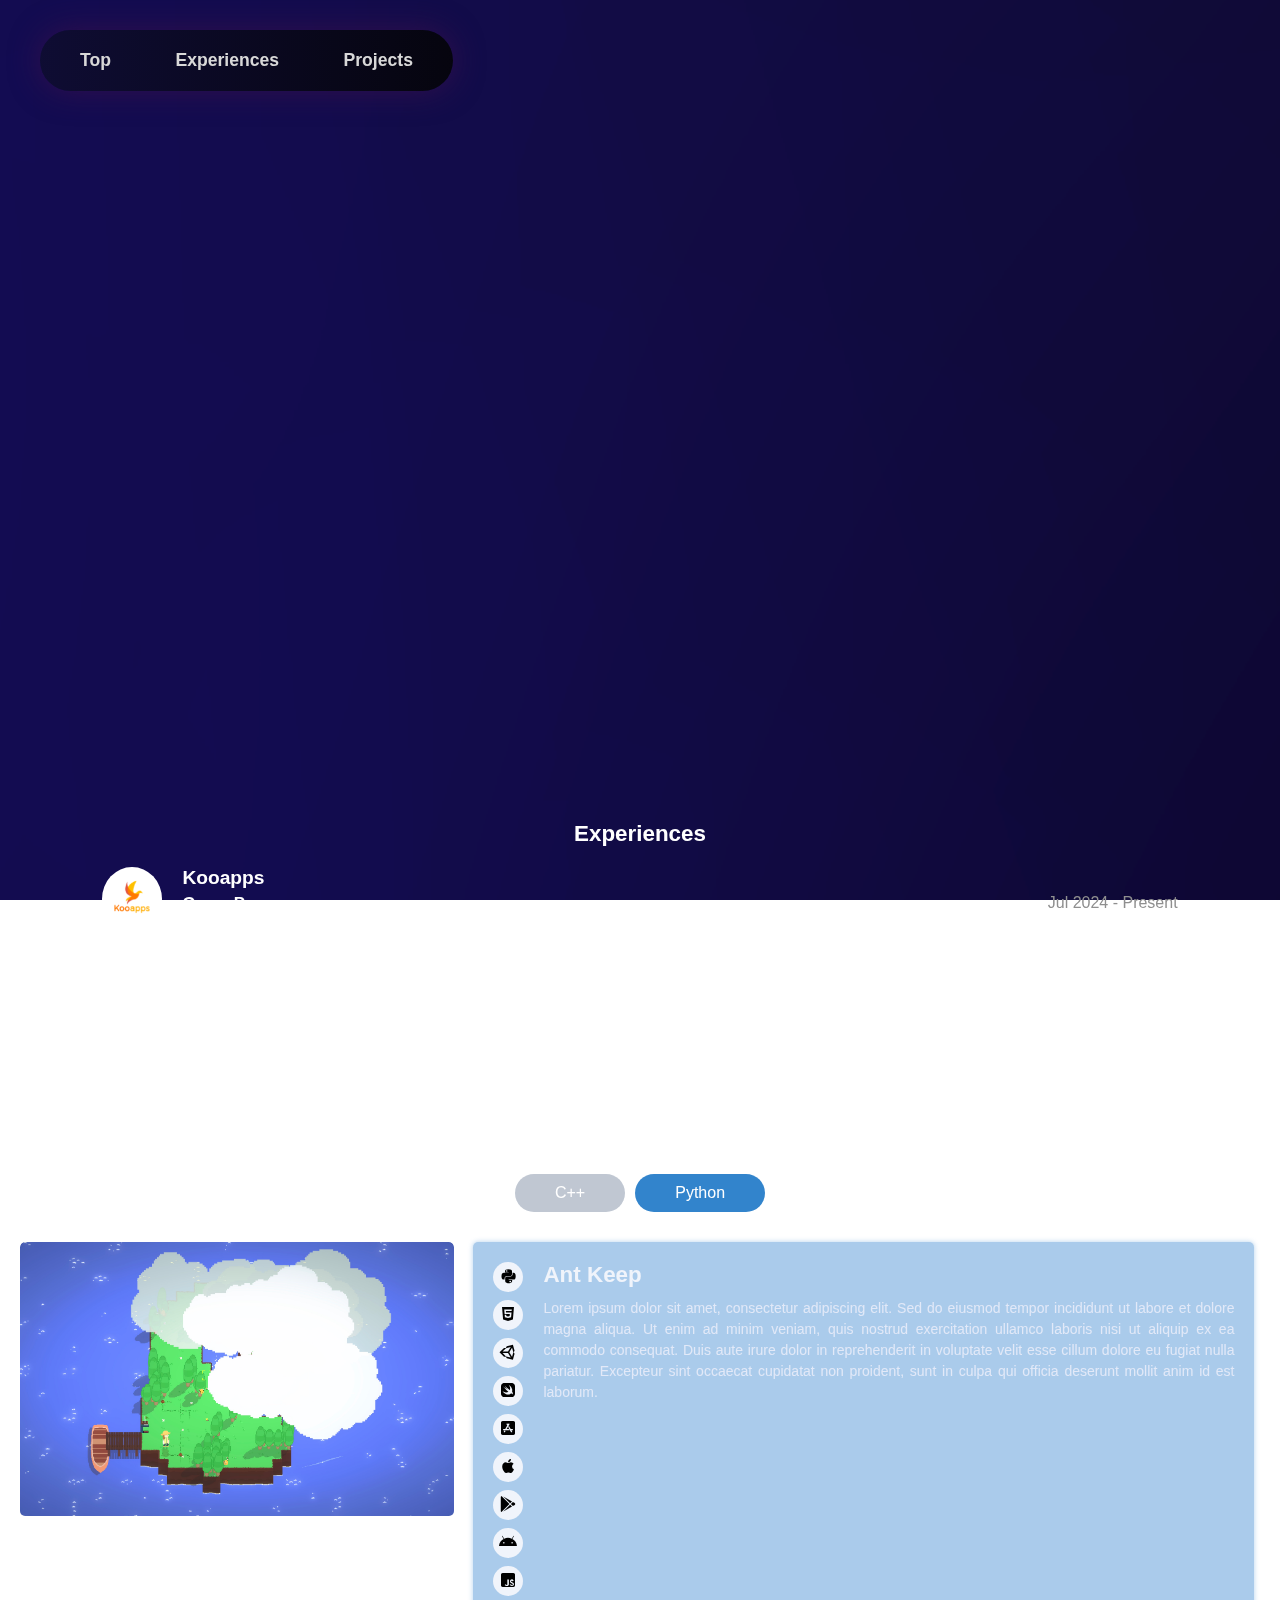
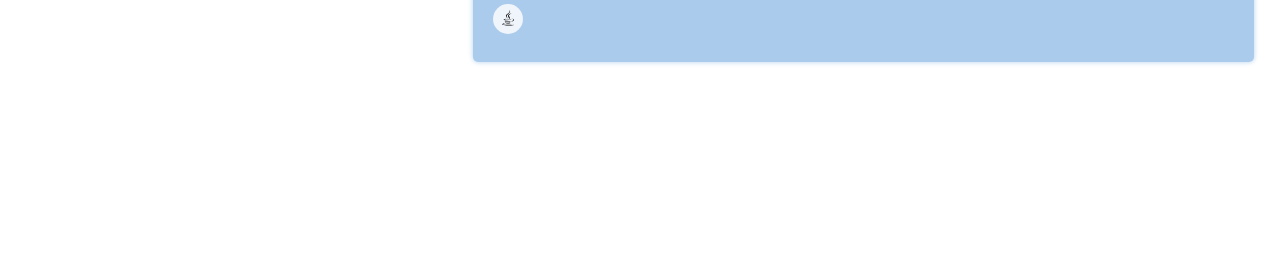
<file: block_out.html>
<!DOCTYPE html>
<html lang="en">
<head>
    <meta charset="UTF-8">
    <meta name="viewport" content="width=device-width, initial-scale=1.0">
    <title>Michael Pan | Game Programmer</title>

    <meta name="theme-color" content="#100D33" media="(prefers-color-scheme: light)">
    <meta name="theme-color" content="#100D33" media="(prefers-color-scheme: dark)">

    <link rel="stylesheet" href="https://cdnjs.cloudflare.com/ajax/libs/font-awesome/5.15.4/css/all.min.css">

    <link rel="stylesheet" href="css/entrance.css">
    <link rel="stylesheet" href="css/navigation-bar.css">
    <link rel="stylesheet" href="css/project-card.css">

    <style>
        * {
            margin: 0;
            padding: 0;
            box-sizing: border-box;
            font-family: Arial, Helvetica, sans-serif;
        }

        section > .title {
            color: white;
            text-align: center;
            margin-bottom: 20px;
            margin-top: 30px;
            font-weight: 900;
            font-size: 1.4em;
        }

        section#experiences {
            padding: 8%;
        }

        section#experiences article .description {
            display: flex;
            align-items: flex-start;
        }

        section#experiences article .description .icon {
            /* display: inline-block; */
            border-radius: 50%;
        }

        section#experiences article .description .icon img {
            /* width: 100%;
            height: 100%; */
            padding: 10px;
            width: 60px;
            height: 60px;
        }

        section#experiences article .description .summary {
            /* display: inline-block; */
            padding-left: 20px;
            color: white;
        }

        section#experiences article .description .summary h4 {
            font-size: 1.2em;
            margin-bottom: 5px;
        }

        section#experiences article .description .summary h5 {
            font-size: 1.05em;
            margin-bottom: 5px;
        }

        section#experiences article .description .summary time {
            float: right;
            color: #8f8f8f;
        }

        section#experiences article .description .summary p {
            text-align: justify;
        }

        #entire-page-background {
            position: fixed;
            height: 100%;
            width: 100%;
            z-index: -999;
            background-image: url("images/background.png");
            background-size: 200%;
            background-position: center;

            /* background-size: cover;
            filter: brightness(0.7); */
            
            background-size: 150%;
            filter: brightness(1);
            animation: backgroundAnimation 2s forwards;
            animation-delay: 0.5s;
        }

        @keyframes backgroundAnimation {
            0% {
                background-size: 150%;
                filter: brightness(1);
            }
            99% {
                background-size: 100%;
                filter: brightness(0.7);
            }
            100% {
                background-size: cover;
                filter: brightness(0.7);
            }
        }
    </style>
</head>
<body>
    <div id="entire-page-background"></div>
    <nav id="navigation">
        <ul>
            <li><a href="#entrance">Top</a></li>
            <li><a href="#experiences">Experiences</a></li>
            <li><a href="#projects">Projects</a></li>
        </ul>
    </nav>

    <section id="entrance">
        <div id="introduction">
            <div id="head-img">
                <img src="/images/head.jpg" alt="">
            </div>
            <h1 id="name">Michael Pan</h1>
            <h3 id="job">Game Programmer</h3>

            <p>
                Lorem ipsum dolor sit amet, consectetur adipiscing elit. 
                Sed do eiusmod tempor incididunt ut labore et dolore magna aliqua. 
                Ut enim ad minim veniam, quis nostrud exercitation ullamco laboris nisi ut aliquip ex ea commodo consequat. 
                Duis aute irure dolor in reprehenderit in voluptate velit esse cillum dolore eu fugiat nulla pariatur. 
                Excepteur sint occaecat cupidatat non proident, sunt in culpa qui officia deserunt mollit anim id est laborum.
            </p>

            <div id="links">
                <a href="https://www.linkedin.com/in/michael-pan-537034131/" target="_blank"><i class="fab fa-linkedin-in"></i></a>
                <a href="http://github.com/panmpan17" target="_blank"><i class="fab fa-github"></i></a>
                <a href="mailto: panmpan@gmail.com"><i class="fas fa-envelope"></i></a>
                <a href="tel: +886966558397"><i class="fas fa-phone"></i></a>
            </div>
        </div>

        <div id="video">
            <iframe width="100%" height="100%" src="https://www.youtube.com/embed/XMSNaNPSDL8?si=OxR8bBVm_t5g2e2_" title="YouTube video player" frameborder="0" allow="accelerometer; autoplay; clipboard-write; encrypted-media; gyroscope; picture-in-picture; web-share" referrerpolicy="strict-origin-when-cross-origin" allowfullscreen></iframe>
        </div>
    </section>

    <section id="experiences">
        <h2 class="title">Experiences</h2>
        <article>
            <div class="description">
                <div class="icon" style="background: white;">
                    <img src="images/kooapps.png" alt="">
                </div>

                <div class="summary">
                    <h4>Kooapps</h4>
                    <time>Jul 2024 - Present</time>
                    <h5>Game Programmer</h5>

                    <p>
                        Lorem ipsum dolor sit amet, consectetur adipiscing elit. 
                        Sed do eiusmod tempor incididunt ut labore et dolore magna aliqua. 
                        Ut enim ad minim veniam, quis nostrud exercitation ullamco laboris nisi ut aliquip ex ea commodo consequat.
                    </p>
                </div>
            </div>

            <div class="image-container">
                <!-- <img src="images/experience_1.jpg" alt=""> -->
            </div>
        </article>
    </section>

    <section id="projects">
        <h2 class="title">Project</h2>
        <div id="tags">
            <div>C++</div>
            <div class="active">Python</div>
        </div>

        <article>
            <div class="thumbnail">
                <img src="images/project_antkeep.jpeg" alt="">
            </div>
            <div class="details">
                <div class="container">
                    <div id="icon">
                        <div>
                            <i class="fab fa-python"></i>
                        </div>
                        <div>
                            <i class="fab fa-html5"></i>
                        </div>
                        <div>
                            <i class="fab fa-unity"></i>
                        </div>
                        <div>
                            <i class="fab fa-swift"></i>
                        </div>
                        <div>
                            <i class="fab fa-app-store-ios"></i>
                        </div>
                        <div>
                            <i class="fab fa-apple"></i>
                        </div>
                        <div>
                            <i class="fab fa-google-play"></i>
                        </div>
                        <div>
                            <i class="fab fa-android"></i>
                        </div>
                        <div>
                            <i class="fab fa-js-square"></i>
                        </div>
                        <div>
                            <i class="fab fa-java"></i>
                        </div>
                    </div>
                    <div id="text">
                        <h3 class="title">Ant Keep</h3>

                        <div class="description">
                            Lorem ipsum dolor sit amet, consectetur adipiscing elit. 
                            Sed do eiusmod tempor incididunt ut labore et dolore magna aliqua. 
                            Ut enim ad minim veniam, quis nostrud exercitation ullamco laboris nisi ut aliquip ex ea commodo consequat. 
                            Duis aute irure dolor in reprehenderit in voluptate velit esse cillum dolore eu fugiat nulla pariatur. 
                            Excepteur sint occaecat cupidatat non proident, sunt in culpa qui officia deserunt mollit anim id est laborum.
                        </div>
                    </div>
                </div>
            </div>
        </article>
    </section>
</body>
</html>
</file>
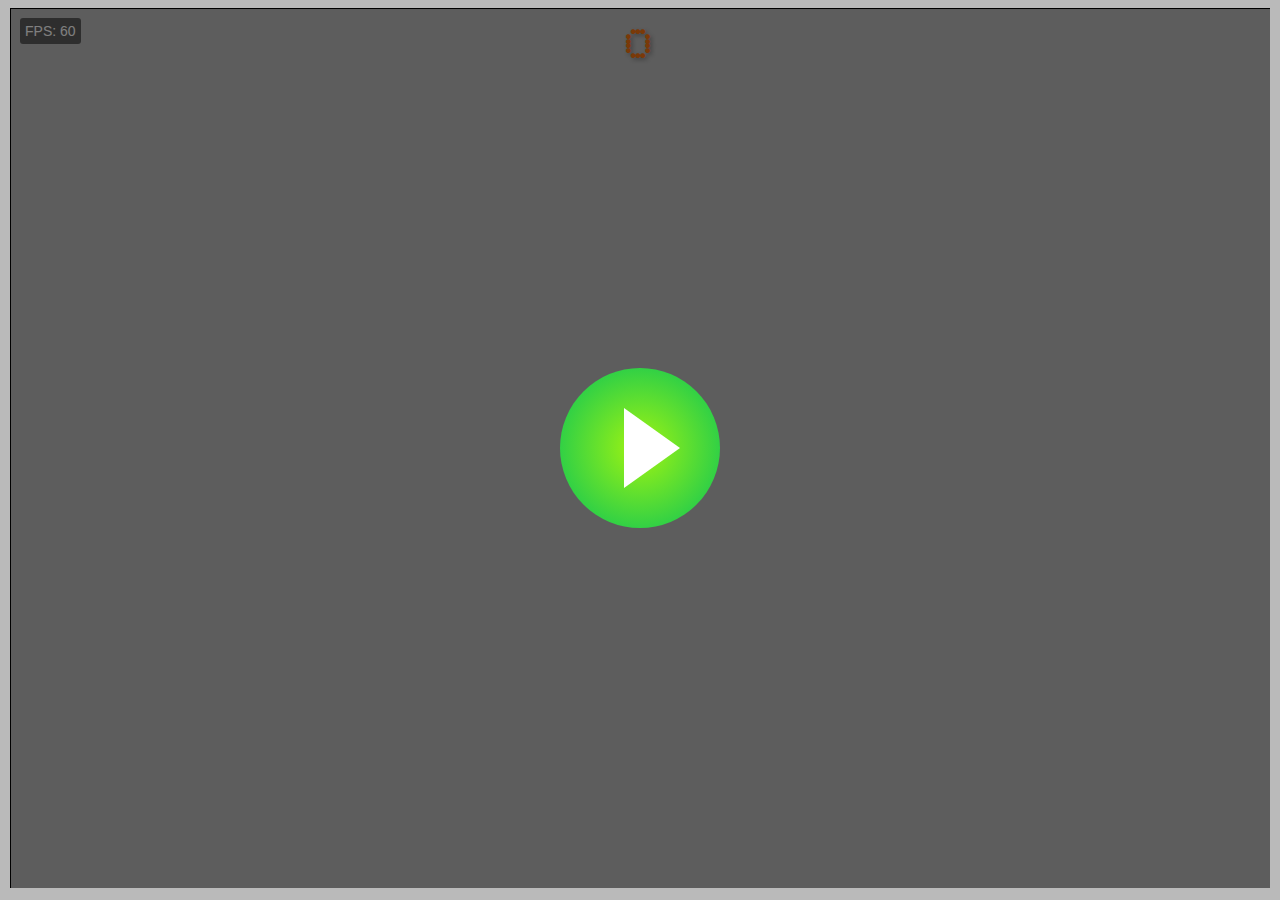
<file: game.html>
<!DOCTYPE html>
<html lang="en">
<head>
    <meta charset="UTF-8">
    <meta name="viewport" content="width=device-width, initial-scale=1.0">
    <title>Game</title>

    <link rel="preconnect" href="https://fonts.googleapis.com">
    <link rel="preconnect" href="https://fonts.gstatic.com" crossorigin>
    <link href="https://fonts.googleapis.com/css2?family=Bitcount:wght@400&display=swap" rel="stylesheet">
    
    <style>
        * {
            box-sizing: border-box;
        }
        body {
            background-color: #bababa;

            user-select: none;
            -webkit-user-select: none;
        }

        .game-container {
            position: relative;
            width: 800px;
            height: 600px;
            margin: 0 auto;
            overflow: hidden;
        }

        canvas#gameCanvas {
            display: block;
            border: 1px solid #000;
        }

        #background {
            position: absolute;
            background-image: url('/images/game/stars_bg.jpg');
            z-index: -1;
        }

        #fps {
            position: absolute;
            top: 10px;
            left: 10px;
            color: white;
            font-family: Arial, sans-serif;
            font-size: 14px;
            background-color: rgba(0, 0, 0, 0.5);
            padding: 5px;
            border-radius: 3px;
        }

        .font-bitcount {
            font-family: "Bitcount", system-ui;
            font-optical-sizing: auto;
            font-weight: 400;
            font-style: normal;
            font-variation-settings:
                "slnt" 0,
                "CRSV" 0.5,
                "ELSH" 0,
                "ELXP" 0;
        }
        
        #score {
            position: absolute;
            top: 10px;
            right: 0;
            left: 0;
            text-align: center;
            font-size: 48px;
            color: #f47311;
            text-shadow: 2px 2px 4px rgba(0, 0, 0, 0.294);
        }

        #start-screen {
            position: absolute;
            top: 0;
            left: 0;
            width: 100%;
            height: 100%;
            background-color: rgba(0, 0, 0, 0.5);
            display: flex;
            justify-content: center;
            align-items: center;
            color: white;
            font-size: 24px;
            font-family: Arial, sans-serif;
        }
        #start-button {
            width: 200px;
            height: 200px;
            background: radial-gradient(circle, #a1f411, #04c25a);
            border-radius: 50%;
            cursor: pointer;
            transition: transform 0.2s;
            transform: scale(0.8);
        }
        #start-button:hover {
            transform: scale(0.9);
        }
        #start-button:active {
            transform: scale(0.8);
            filter: brightness(0.9);
        }

        #game-over {
            position: absolute;
            display: flex;
            top: 0;
            left: 0;
            width: 100%;
            height: 100%;
            background-color: rgba(0, 0, 0, 0.7);
            justify-content: center;
            align-items: center;
            flex-wrap: wrap;
            opacity: 0;
            font-size: 4em;
            z-index: -1;
        }

        #game-over.show {
            opacity: 1;
            transition: 1s ease-in-out;
            z-index: 100;
        }

        #game-over p {
            width: 100%;
            text-align: center; 
            /* font-size: 2em; */
            color: rgb(205, 35, 35);
        }

        #game-over #retry-button {
            background: none;
            cursor: pointer;
            color: rgb(186, 186, 186);
            transform: scale(0.9);
            border: none;
            font-size: 36px;
            opacity: 0;
        }
        #game-over #retry-button.show {
            opacity: 1;
            transition: opacity 0.5s ease-in-out, transform 0.5s ease-in-out;
        }

        #game-over #retry-button:hover {
            transform: scale(1);
            color: white;
        }
        #game-over #retry-button:active {
            transform: scale(0.9);
            filter: brightness(0.9);
            color: rgb(229, 229, 229);
        }
    </style>
</head>
<body>
    <div class="game-container">
        <div id="background"></div>
        <canvas id="gameCanvas" width="800" height="600"></canvas>
        <div id="fps">FPS: 60</div>
        <div id="score" class="font-bitcount">0</div>

        <div id="start-screen">
            <svg id="start-button" width="200" height="200" onclick="onStartButtonClick()">
                <polygon points="80,50 80,150 150,100" fill="white" />
            </svg>
        </div>

        <div id="game-over" hidden>
            <p class="font-bitcount">
                Game Over
                <br>
                <button id="retry-button" onclick="onRetryButtonClick()" class="font-bitcount">Try Again</button>
            </p>
        </div>
    </div>

    <script src="/javascript/game/math.js"></script>
    <script src="/javascript/game/draw.js"></script>
    <script src="/javascript/game/particle.js"></script>
    <script src="/javascript/game/foundation.js"></script>
    <script src="/javascript/game/game.js"></script>
    <script src="/javascript/game/test_ground.js"></script>
    <script src="/javascript/game/sound.js"></script>

    <script>
        // Load images
        Promise.all([
            loadImage('ship', '/images/game/ship.png'),
            loadImage('shipLeft', '/images/game/ship_left.png'),
            loadImage('shipRight', '/images/game/ship_right.png'),
            loadImage('asteroid', '/images/game/asteroid.png'),
            loadImage('asteroidBit', '/images/game/asteroid_bit.png'),
            loadImage('dust1', '/images/game/dust_1.png'),
            loadImage('dust2', '/images/game/dust_2.png'),
            loadImage('dust3', '/images/game/dust_3.png'),
            loadImage('dust4', '/images/game/dust_4.png'),
            loadImage('fire', '/images/game/fire.png'),
            loadImage('pythonPowerUp', '/images/game/python.png'),
            loadImage('shine', '/images/game/shine.png'),
            loadImage('shield', '/images/game/shield.png'),
            loadImage('stoneCrack', '/images/game/stone_crack.png'),
            // Add more images as needed
        ]).then(() => {
            preloadAudioIntoPool("/audios/laserShoot.wav", 15);
            preloadAudioIntoPool("/audios/explosion.wav", 15);
            preloadAudioIntoPool("/audios/hitHurt.wav", 15);

            console.log('All images loaded successfully');
            game = new Game();
            game.showFPS = location.hostname == "127.0.0.1";
            game.showFPSElement = document.getElementById('fps');
            game.drawGizmos = false && location.hostname == "127.0.0.1";
            game.setup();

            onStartButtonClick();

            // let testing = new TestingGround();
            // testing.setup();
        }).catch(error => {
            console.error(error);
        });
        
        function onStartButtonClick() {
            console.log('Start button clicked');
            const startScreen = document.getElementById('start-screen');
            startScreen.style.display = 'none';
            game.start();
            // testing.start();
        }

        function onRetryButtonClick() {
            const gameOverScreen = document.getElementById('game-over');
            gameOverScreen.classList.remove('show');
            game.restart();
        }
    </script>
</body>
</html>
</file>
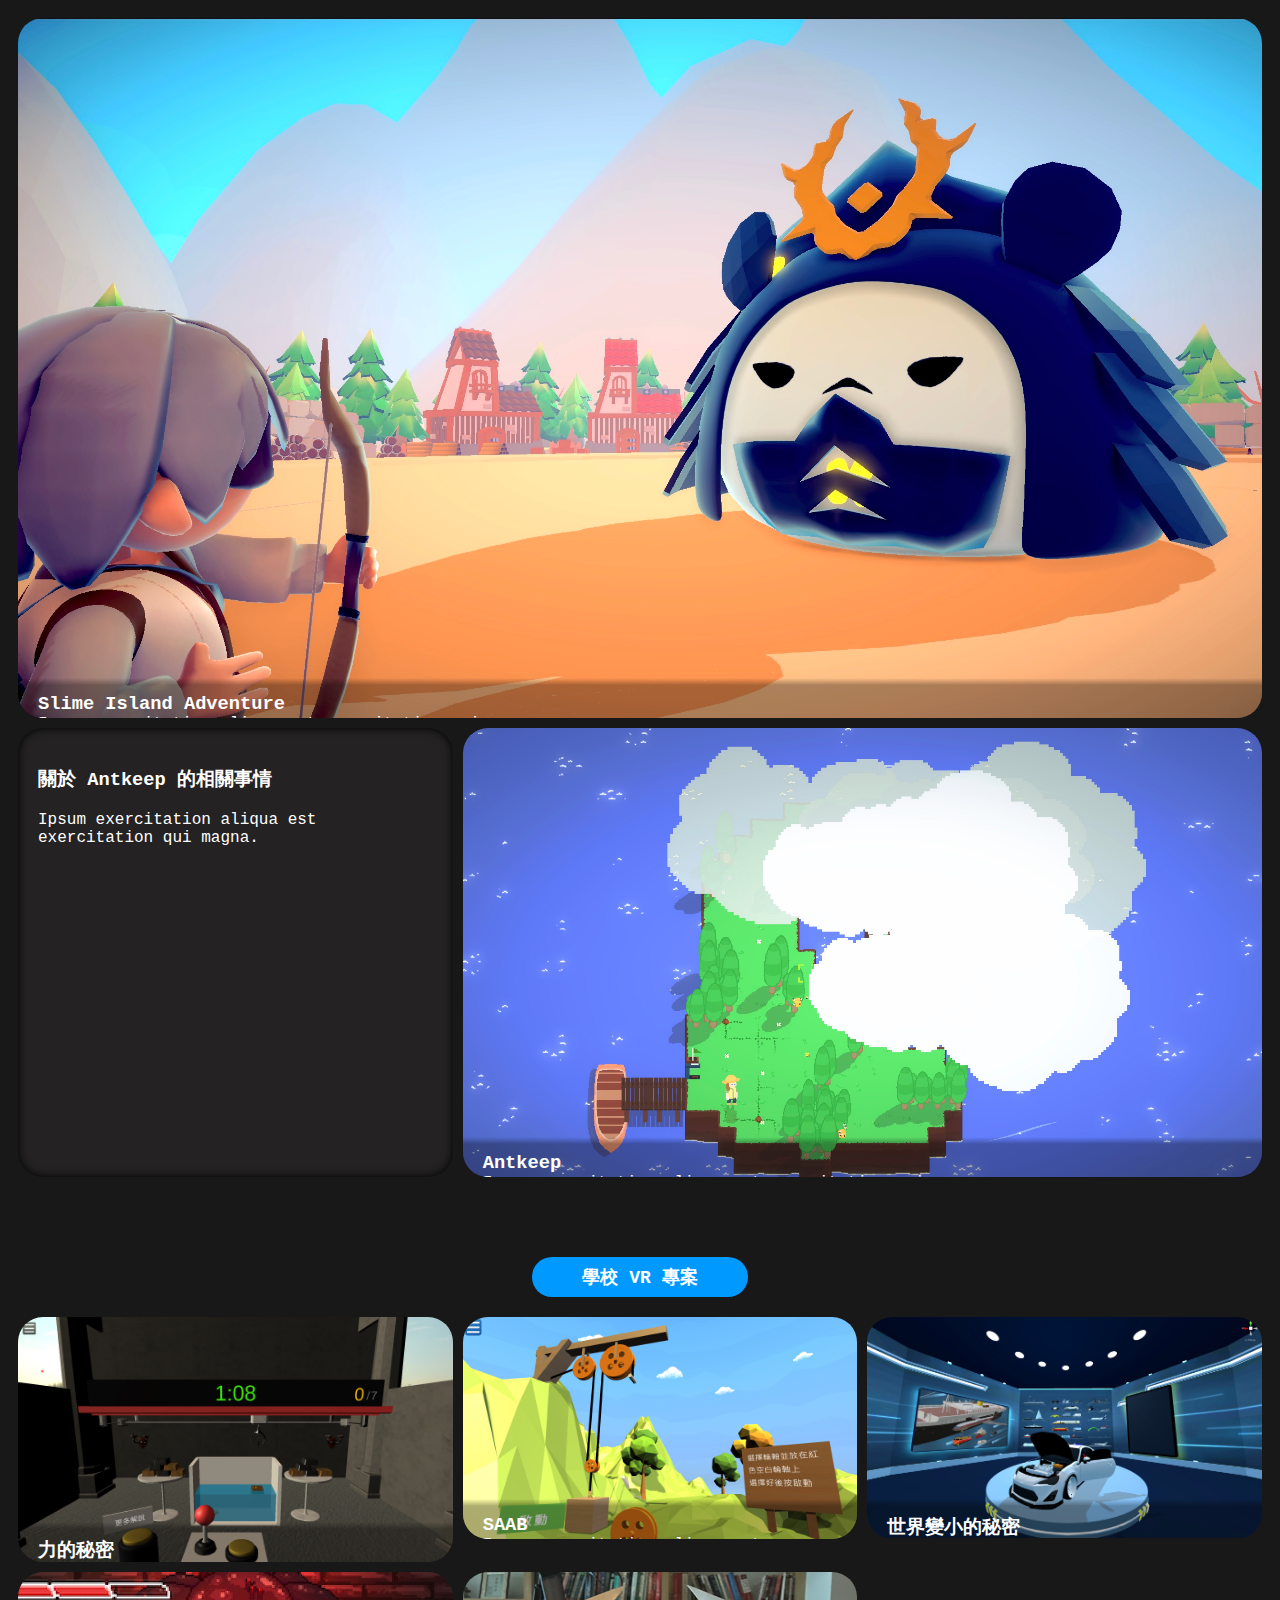
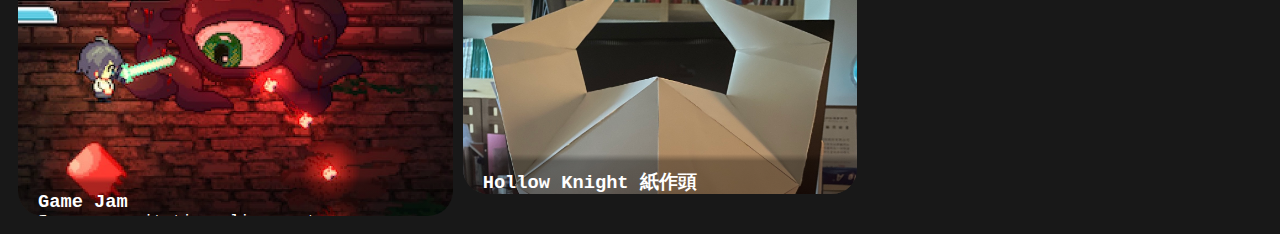
<file: test_grid.html>
<!DOCTYPE html>
<html lang="en">
<head>
    <meta charset="UTF-8">
    <meta name="viewport" content="width=device-width, initial-scale=1.0">
    <title>Document</title>

    <style>
        * {
            box-sizing: border-box;
            /* font: monospace; */
            font-family: monospace, Arial, Helvetica, sans-serif;
        }

        body {
            background: rgb(24, 24, 24);
        }

        .grid {
            display: grid;
            grid-template-columns: auto auto auto;
            column-gap: 10px;
            row-gap: 10px;
            padding: 10px;
        }

        .grid-cell {
            user-select: none;
            position: relative;
            aspect-ratio: 16 / 9;
            border-radius: 25px;
            overflow: hidden;
            cursor: pointer;

            background-color: rgb(36, 34, 34);
        }
        .grid-cell::after {
            content: "";
            position: absolute;
            left: 0;
            top: 0;
            width: 100%;
            height: 100%;

            box-shadow: inset 0 0 0 black;
            transition: .15s;
        }
        .grid-cell:hover::after {
            box-shadow: inset 0 0 50px rgba(0, 0, 0, 0.426);
        }
        .grid-cell:active::after {
            box-shadow: inset 0 0 50px rgba(0, 0, 0, 0.721);
        }

        .grid-cell#slime {
            grid-column-start: 1;
            grid-column-end: 4;
            grid-row-start: 1;
            grid-row-end: 3;
        }
        .grid-cell#slime-text {
            grid-column-start: 3;
            grid-column-end: 4;
            grid-row-start: 1;
            grid-row-end: 3;
            aspect-ratio: unset;
        }

        .grid-cell#antkeep-text {
            grid-column-start: 1;
            grid-column-end: 1;
            grid-row-start: 3;
            grid-row-end: 5;
            aspect-ratio: unset;
            padding: 20px;
            color: white;

            box-shadow: inset 0 0 10px rgb(0, 0, 0);
        }

        .grid-cell#antkeep {
            grid-column-start: 2;
            grid-column-end: 4;
            grid-row-start: 3;
            grid-row-end: 5;
        }

        .grid-cell#vr-title {
            grid-column-start: 1;
            grid-column-end: 4;
            aspect-ratio: unset;
            padding: 10px;
            color: white;
            text-align: center;
            background: unset;
        }

        .grid-cell#vr-title h3 {
            display: inline-block;
            margin-top: 60px;
            margin-bottom: 0px;
            padding: 8px 50px;
            border-radius: 25px;
            background: rgb(0, 153, 255);
            font-size: 18px;
            /* box-shadow: inset 0 0 10px rgb(1, 98, 162); */
        }

        .grid-cell#hollowknight {
            grid-column-start: 1;
            grid-column-end: 2;
            grid-row-start: 3;
            grid-row-end: 5;
            aspect-ratio: unset;
        }
        .grid-cell#hollowknight img {
            aspect-ratio: 16 / 9;
            height: 100%;
        }

        .grid-cell img {
            /* position: absolute; */
            /* height: 100%; */
            width: 100%;
        }

        .grid-cell div.description {
            position: absolute;
            bottom: -30px;
            left: 0;
            width: 100%;
            height: 70px;
            /* aspect-ratio: 16 / 1.8; */
            background: linear-gradient(to top, rgba(0, 0, 0, 0.326) 90%, rgba(0, 0, 0, 0) 100%);
            padding: 0px 20px;
            padding-top: 15px;
            color: white;
            transition: .15s;
        }

        .grid-cell div.description h3,
        .grid-cell div.description p {
            margin: 0;
            padding: 0;
        }

        .grid-cell:hover div.description {
            position: absolute;
            bottom: 0%;
            background: linear-gradient(to top, rgba(0, 0, 0, 0.7) 90%, rgba(0, 0, 0, 0) 100%);
        }
    </style>
</head>
<body>
    <div class="grid">
        <div id="slime" class="grid-cell">
            <img src="/images/project_slime.jpeg" alt="">

            <div class="description">
                <h3>Slime Island Adventure</h3>
                <p>Ipsum exercitation aliqua est exercitation qui magna.</p>
            </div>
        </div>

        <div id="antkeep-text" class="grid-cell">
            <h3>關於 Antkeep 的相關事情</h3>
            <p>Ipsum exercitation aliqua est exercitation qui magna.</p>
        </div>

        <div id="antkeep" class="grid-cell">
            <img src="/images/project_antkeep.jpeg" alt="">

            <div class="description">
                <h3>Antkeep</h3>
                <p>Ipsum exercitation aliqua est exercitation qui magna.</p>
            </div>
        </div>

        <div id="vr-title" class="grid-cell">
            <h3>學校 VR 專案</h3>
        </div>

        <div class="grid-cell">
            <img src="/images/project_vr_1.jpeg" alt="">

            <div class="description">
                <h3>力的秘密</h3>
                <p>Ipsum exercitation aliqua est exercitation qui magna.</p>
            </div>
        </div>

        <div class="grid-cell">
            <img src="/images/project_vr_2.jpeg" alt="">

            <div class="description">
                <h3>SAAB</h3>
                <p>Ipsum exercitation aliqua est exercitation qui magna.</p>
            </div>
        </div>


        <div class="grid-cell">
            <img src="/images/project_vr_3.jpeg" alt="">

            <div class="description">
                <h3>世界變小的秘密</h3>
                <p>Ipsum exercitation aliqua est exercitation qui magna.</p>
            </div>
        </div>

        <div class="grid-cell">
            <img src="/images/project_signal.jpeg" alt="">

            <div class="description">
                <h3>Game Jam</h3>
                <p>Ipsum exercitation aliqua est exercitation qui magna.</p>
            </div>
        </div>

        <div class="grid-cell">
            <img src="/images/project_hollowknight.jpeg" alt="">

            <div class="description">
                <h3>Hollow Knight 紙作頭</h3>
                <p>Ipsum exercitation aliqua est exercitation qui magna.</p>
            </div>
        </div>
    </div>
</body>
</html>
</file>
<file: css/entrance.css>
section#entrance {
    display: flex;
    flex-wrap: wrap;
    width: 100%;
    padding-top: 130px;
    padding-bottom: 80px;
    /* height: 800px; */
    /* background-color: #4b4b4b; */

    opacity: 0;
    animation: showUp 2s forwards;
    animation-delay: 0.5s;
}

@keyframes showUp {
    0% {
        opacity: 0;
    }
    100% {
        opacity: 1;
    }
}

section#entrance #introduction {
    display: inline-block;;
    width: 30%;
    margin-left: 5%;
    /* padding-bottom: 100px; */
    
    text-align: center  ;
}

section#entrance #introduction #head-img {
    margin: auto;
    width: 130px;
    height: 130px;
    overflow: hidden;
}

section#entrance #introduction #head-img img {
    width: 100%;
    height: 100%;
    object-fit: cover;
    border-radius: 50%;
}

section#entrance #introduction #name {
    font-size: 1.8rem;
    color: #ffffff;
    margin-top: 20px;
}

section#entrance #introduction #job {
    /* margin-top: 0; */
    font-size: 1.2rem;
    font-weight: 500;
    color: #ABABAB;
    margin-top: 6px;
}

section#entrance #introduction p {
    color: #ffffff;
    font-size: 1rem;
    margin-top: 20px;
    line-height: 1.2rem;
    text-align: justify;
}

section#entrance #introduction #links {
    margin-top: 15px;
}

section#entrance #introduction #links a {
    display: inline-block;
    width: 40px;
    height: 40px;
    line-height: 40px;
    margin: 10px 5px;
    border-radius: 50%;
    background-color: #ffffff;
    color: #1c1256;
    text-decoration: none;
    font-size: 1.2rem;
}

section#entrance #introduction #links a:hover {
    background-color: #5743c8;
    color: #ffffff;
}
section#entrance #introduction #links a:active {
    background-color: #2c1f76;
    color: #ffffff;
}

section#entrance #video {
    display: inline-block;
    position: relative;
    width: 55%;
    height: 0;
    /* 0.5625 */
    padding-bottom: 30.9%;

    overflow: hidden;
    margin: auto;;
    margin-left: 5%;
    text-align: center;
}

section#entrance #video iframe {
    position: absolute;
    top: 0;
    left: 0;
    width: 100%;
    height: 100%;
    border: none;
}

@media screen and (max-width: 768px) {
    section#entrance {
        padding-top: 100px;
    }

    section#entrance #introduction {
        width: 90%;
        margin-left: 5;
    }

    section#entrance #introduction #head-img {
        width: 200px;
        height: 200px;
    }

    section#entrance #introduction #name {
        font-size: 2rem;
    }

    section#entrance #introduction p {
        padding: 0 20px;
    }

    section#entrance #video {
        width: 90%;
        padding-bottom: 50.5%;
        /* height: 400px; */
        /* padding: 30px; */
        margin: 5%;
    }
}
</file>
<file: css/navigation-bar.css>
nav#navigation {
    position: fixed;
    z-index: 1000;
    /* background-color: #0C0A27; */
    background: linear-gradient(to right, #0f0d32f5, #06050cf5);
    box-shadow: 0 0 30px #310f4d;
    /* opacity: 0.7; */
    color: white;
    padding: 10px;
    border-radius: 50px;
    top: 30px;
    left: 40px;
}

nav#navigation ul {
    list-style: none;
    margin: 0;
    padding: 0;
}

nav#navigation ul li {
    display: inline-block;
    padding: 10px 30px;
    border-radius: 30px;
    cursor: pointer;
    background: rgba(187, 36, 225, 0);
    transition: .1s;
}

nav#navigation ul li:hover {
    /* background: rgba(47, 113, 255, 0.615); */
    background: rgba(187, 36, 225, 0.615);
    transition: .15s;
}

nav#navigation ul li a {
    font-size: 1.1em;
    font-weight: 700;
    text-decoration: none;
    color: rgb(216, 216, 216);
}

nav#navigation ul li:hover a {
    color: white
}


/* X-Small */
@media screen and (max-width: 576px) {
}

/* Small */
@media screen and (max-width: 768px) and (min-width: 576px) {
}

/* Small and X-Small */
@media screen and (max-width: 768px) {
    nav#navigation {
        /* background-color: #c1c1c19e; */
        width: 95%;
        left: 2.5%;
        top: 10px;
        text-align: center;
    }

    nav#navigation ul li a {
        font-size: 0.9em;
    }
}

/* Large */
@media screen and (min-width: 992px) {
}
</file>
<file: css/project-card.css>
section#projects {
    width: 100%;
    height: 800px;
    /* background-color: #386cac; */
    padding: 20px;
    padding-top: 40px;
}

section#projects #tags {
    display: flex;
    flex-wrap: wrap;
    justify-content: center;
    margin-bottom: 30px;
    user-select: none;
}

section#projects #tags div {
    font-size: 1em;
    background: #C0C7D2;
    color: white;
    padding: 10px 40px;
    border-radius: 30px;
    margin: 0 5px;
    cursor: pointer;
}

section#projects #tags div:hover { background: #a9b8d0; }
section#projects #tags div:active { background: #8694aa; }
section#projects #tags div.active { background: #3284CC; }
section#projects #tags div.active:hover { background: #2071b8; }
section#projects #tags div.active:active { background:rgb(24, 98, 163); }

section#projects article {
    width: 100%;
    margin-bottom: 20px;
}

section#projects article div.thumbnail {
    display: inline-block;
    width: 35%;
    border-radius: 5px;
    vertical-align: top;
    overflow: hidden;
}

section#projects article div.thumbnail img {
    width: 100%;
    border-radius: 5px;
}

section#projects article div.details {
    display: inline-block;
    width: calc(65% - 25px);
    height: 100%;
    margin-left: 15px;
    padding: 20px;
    background-color: #619fd989;
    box-shadow: 0 0 5px #619fd97a;
    border-radius: 5px;
    vertical-align: top;
}

section#projects article div.details .container {
    display: flex;
}

section#projects article div.details .container #icon {
    margin-right: 20px;
}

section#projects article div.details #icon div {
    width: 30px;
    height: 30px;
    line-height: 30px;
    text-align: center;
    border-radius: 50%;
    margin-bottom: 8px;
    background-color: #F0F4FB;
}
section#projects article div.details .title {
    color: #F0F4FB;
    font-weight: 900;
    margin-bottom: 10px;
    font-size: 1.4em;
}

section#projects article div.details .description {
    color: #E2E9F8;
    font-size: 14px;
    line-height: 1.5;
    text-align: justify;
}

@media screen and (max-width: 768px) {
    section#projects #tags div {
        font-size: 0.7em;
        padding: 6px 12px;
    }

    section#projects article div.thumbnail { border-radius: 10px; }
    section#projects article div.thumbnail img { border-radius: 10px; }

    section#projects article div.thumbnail {
        position: relative;
        width: 97%;
        margin-left: 1.5%;
        margin-bottom: 0;
        border-radius: 10px;
        z-index: 100;
        /* box-shadow: 0 0px 6px rgb(0, 0, 0); */
    }

    section#projects article div.thumbnail img {
        box-shadow: 0 0px 6px rgb(0, 0, 0);
    }

    section#projects article div.details {
        position: relative;
        z-index: 99;
        width: 90%;
        margin-left: 5%;
        margin-bottom: 20px;
        margin-top: -10px;
        padding-top: 23px;
        border-radius: 10px;
        border-top-left-radius: 0;
        border-top-right-radius: 0;
    }
    section#projects article div.details .title {
        font-size: 1.1em;
    }

    section#projects article div.details .description {
        font-size: 0.8em;
    }
}
</file>
